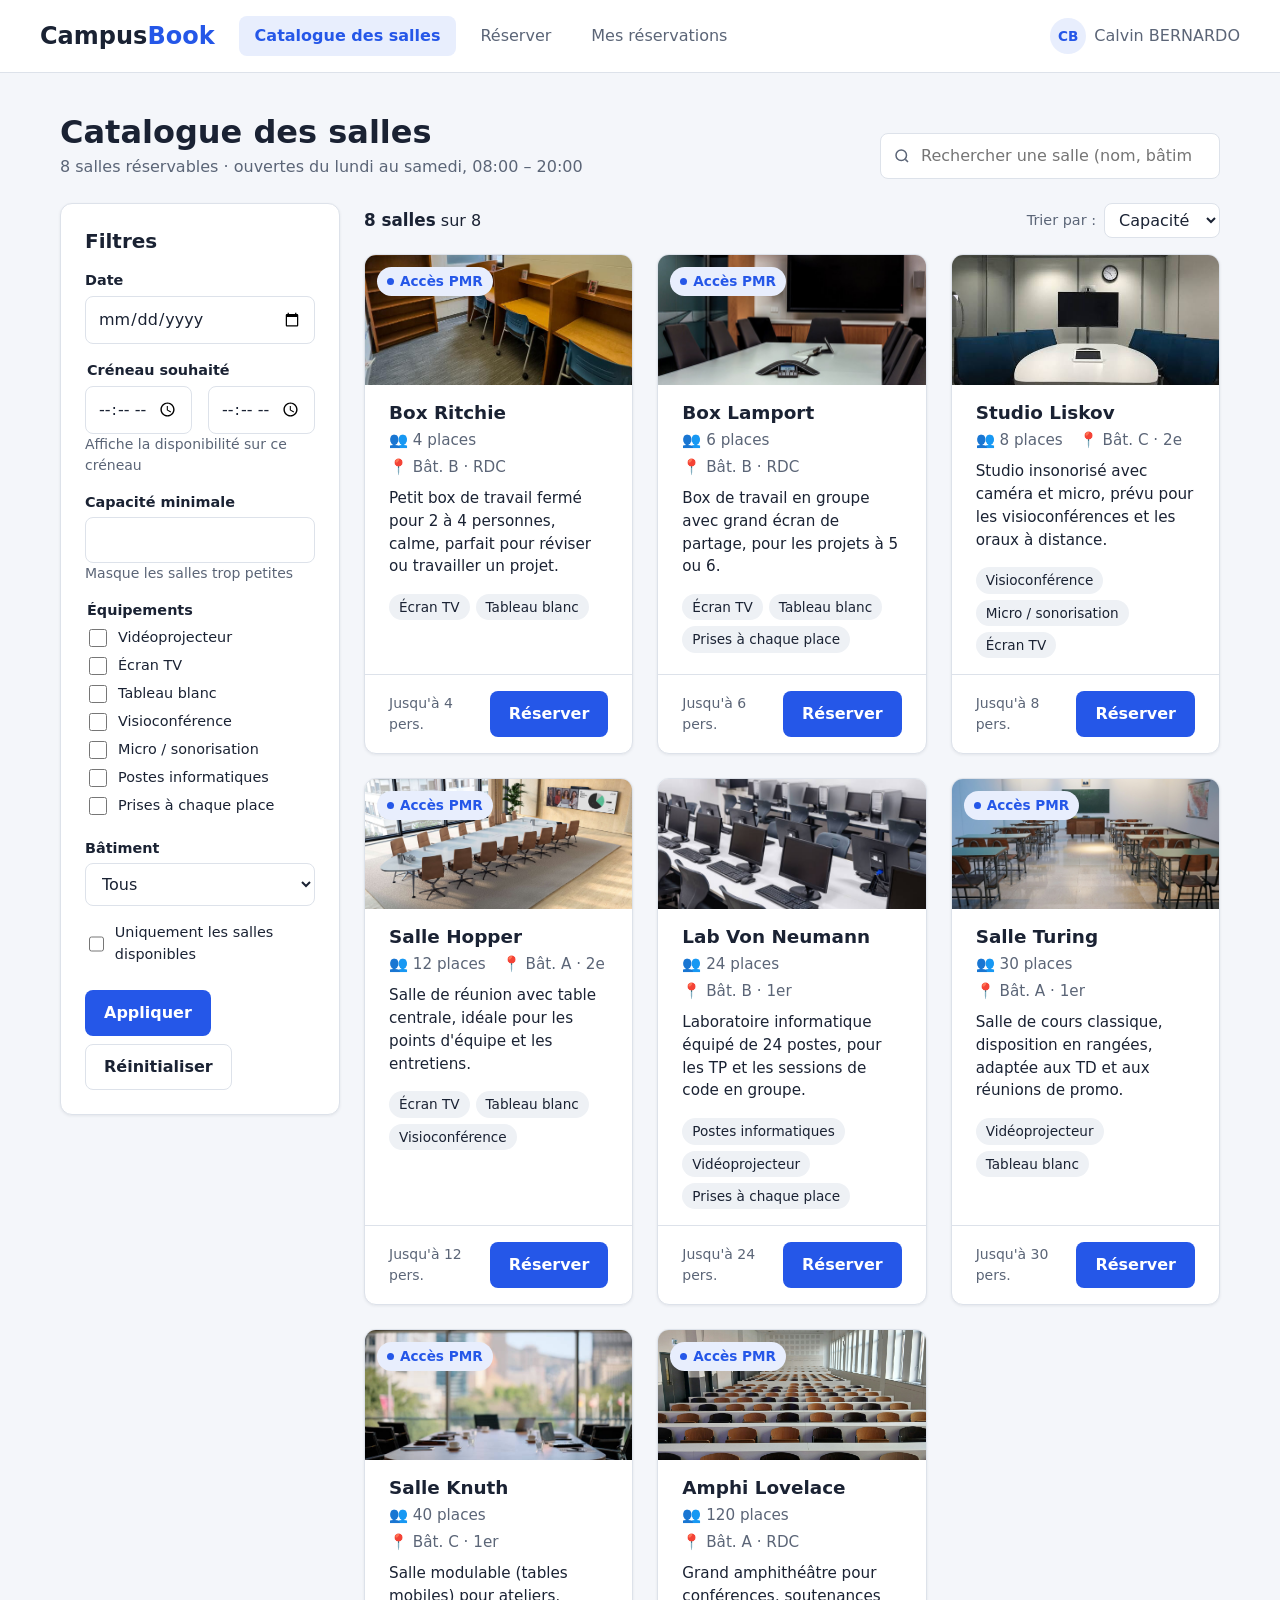
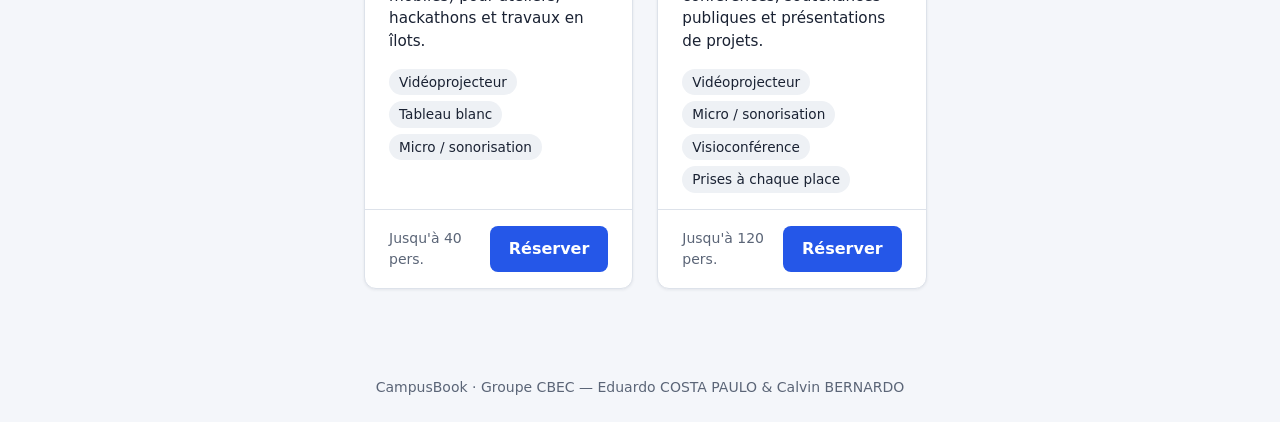
<file: index.html>
<!DOCTYPE html>
<html lang="fr">
<head>
  <meta charset="UTF-8">
  <meta name="viewport" content="width=device-width, initial-scale=1.0">
  <title>Catalogue des salles — CampusBook</title>
  <link rel="stylesheet" href="css/base.css">
  <link rel="stylesheet" href="css/layout.css">
  <link rel="stylesheet" href="css/composants.css">
  <script type="module" src="js/pages/catalogue.js"></script>
</head>
<body>

  <!-- ========== EN-TÊTE COMMUN ========== -->
  <header class="entete">
    <a href="index.html" class="logo">Campus<span>Book</span></a>
    <nav class="nav-principale" aria-label="Navigation principale">
      <ul>
        <li><a href="index.html" aria-current="page">Catalogue des salles</a></li>
        <li><a href="reservation.html">Réserver</a></li>
        <li><a href="mes-reservations.html">Mes réservations</a></li>
      </ul>
    </nav>
    <div class="utilisateur">
      <span class="avatar" aria-hidden="true">CB</span>
      <span class="utilisateur-nom">Calvin BERNARDO</span>
    </div>
  </header>

  <main class="conteneur">

    <!-- ========== TITRE + RECHERCHE ========== -->
    <div class="page-titre">
      <div>
        <h1>Catalogue des salles</h1>
        <p class="sous-titre">8 salles réservables · ouvertes du lundi au samedi, 08:00 – 20:00</p>
      </div>
      <div class="recherche">
        <label for="recherche" class="visuellement-cache">Rechercher une salle</label>
        <input type="search" id="recherche" name="recherche"
               placeholder="Rechercher une salle (nom, bâtiment)…" autocomplete="off">
      </div>
    </div>

    <div class="catalogue">

      <!-- ========== FILTRES ========== -->
      <aside class="panneau filtres" aria-labelledby="titre-filtres">
        <h2 id="titre-filtres">Filtres</h2>

        <form id="form-filtres">
          <div class="champ">
            <label for="filtre-date">Date</label>
            <input type="date" id="filtre-date" name="date">
          </div>

          <fieldset class="champ">
            <legend>Créneau souhaité</legend>
            <div class="ligne-2">
              <div>
                <label for="filtre-debut" class="visuellement-cache">Heure de début</label>
                <input type="time" id="filtre-debut" name="heureDebut"
                       min="08:00" max="20:00" step="1800">
              </div>
              <div>
                <label for="filtre-fin" class="visuellement-cache">Heure de fin</label>
                <input type="time" id="filtre-fin" name="heureFin"
                       min="08:00" max="20:00" step="1800">
              </div>
            </div>
            <p class="aide">Affiche la disponibilité sur ce créneau</p>
          </fieldset>

          <div class="champ">
            <label for="filtre-capacite">Capacité minimale</label>
            <input type="number" id="filtre-capacite" name="capaciteMin"
                   min="1" max="120" step="1" aria-describedby="aide-capacite">
            <p class="aide" id="aide-capacite">Masque les salles trop petites</p>
          </div>

          <fieldset class="champ">
            <legend>Équipements</legend>
            <!-- value = code utilisé dans SALLES[].equipements (voir js/data/salles.js) -->
            <label class="case"><input type="checkbox" name="equipements" value="projecteur"> Vidéoprojecteur</label>
            <label class="case"><input type="checkbox" name="equipements" value="ecran"> Écran TV</label>
            <label class="case"><input type="checkbox" name="equipements" value="tableau"> Tableau blanc</label>
            <label class="case"><input type="checkbox" name="equipements" value="visio"> Visioconférence</label>
            <label class="case"><input type="checkbox" name="equipements" value="micro"> Micro / sonorisation</label>
            <label class="case"><input type="checkbox" name="equipements" value="ordinateurs"> Postes informatiques</label>
            <label class="case"><input type="checkbox" name="equipements" value="prises"> Prises à chaque place</label>
          </fieldset>

          <div class="champ">
            <label for="filtre-batiment">Bâtiment</label>
            <select id="filtre-batiment" name="batiment">
              <option value="">Tous</option>
              <option value="A">Bâtiment A</option>
              <option value="B">Bâtiment B</option>
              <option value="C">Bâtiment C</option>
            </select>
          </div>

          <label class="case">
            <input type="checkbox" id="filtre-disponibles" name="disponibles">
            Uniquement les salles disponibles
          </label>

          <div class="actions">
            <button type="submit" class="btn btn-primaire">Appliquer</button>
            <button type="reset" class="btn btn-secondaire">Réinitialiser</button>
          </div>
        </form>
      </aside>

      <!-- ========== RÉSULTATS ========== -->
      <section class="resultats" aria-labelledby="resume-resultats">
        <div class="resultats-barre">
          <!-- Rempli par JS, ex. : « 10 salles (dont 1 trop petite) · jeu. 20/11, 10:00 – 12:00, 6 pers. » -->
          <p id="resume-resultats" aria-live="polite"></p>
          <div class="tri">
            <label for="tri">Trier par :</label>
            <select id="tri" name="tri">
              <option value="capacite">Capacité</option>
              <option value="nom">Nom</option>
              <option value="batiment">Bâtiment</option>
            </select>
          </div>
        </div>

        <!-- Les cartes des salles sont générées ici par afficherSalles() -->
        <div id="liste-salles" class="grille-salles"></div>

        <p id="aucun-resultat" class="etat-vide" hidden>
          Aucune salle ne correspond à vos critères. Essayez d'élargir les filtres.
        </p>

        <div class="plus">
          <button type="button" id="btn-plus" class="btn btn-secondaire" hidden>Afficher les suivantes</button>
        </div>
      </section>
    </div>
  </main>

  <footer class="pied">
    <p>CampusBook · Groupe CBEC — Eduardo COSTA PAULO &amp; Calvin BERNARDO</p>
  </footer>

  <!-- ========== MODÈLE D'UNE CARTE SALLE (cloné par JS) ========== -->
  <template id="modele-carte-salle">
    <article class="carte-salle">
      <div class="carte-image">
        <img src="" alt="" class="carte-photo">
        <!-- classes possibles : badge-dispo, badge-occupee, badge-trop-petite -->
        <span class="badge carte-statut"></span>
      </div>
      <div class="carte-corps">
        <h3 class="carte-nom"></h3>
        <p class="carte-infos">
          <span class="carte-capacite"></span>
          <span class="carte-localisation"></span>
        </p>
        <p class="carte-description"></p>
        <ul class="carte-equipements etiquettes"></ul>
      </div>
      <div class="carte-pied">
        <span class="carte-libre"></span>
        <a href="reservation.html" class="btn btn-primaire carte-bouton">Réserver</a>
      </div>
    </article>
  </template>

</body>
</html>
</file>
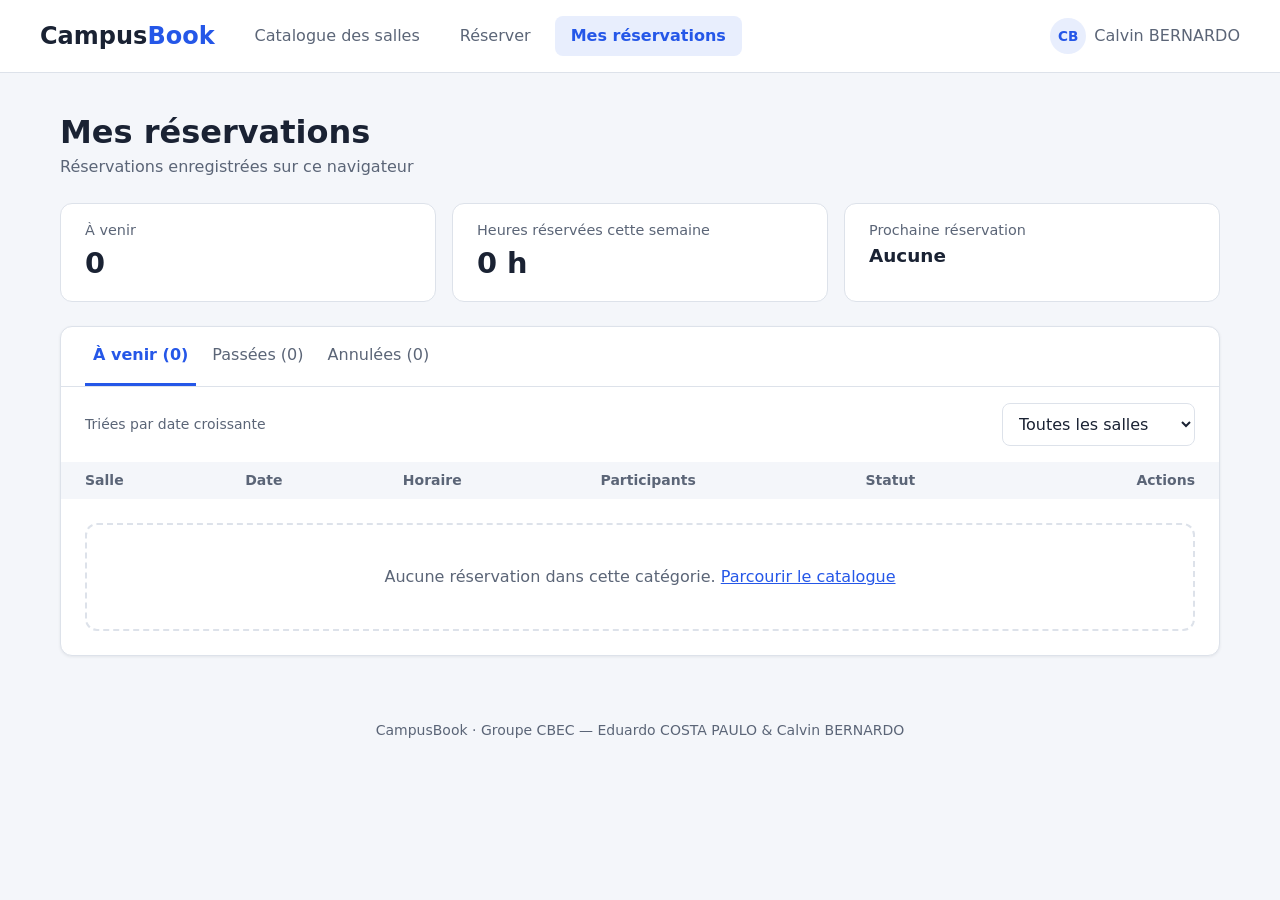
<file: mes-reservations.html>
<!DOCTYPE html>
<html lang="fr">
<head>
  <meta charset="UTF-8">
  <meta name="viewport" content="width=device-width, initial-scale=1.0">
  <title>Mes réservations — CampusBook</title>
  <link rel="stylesheet" href="css/base.css">
  <link rel="stylesheet" href="css/layout.css">
  <link rel="stylesheet" href="css/composants.css">
  <script type="module" src="js/pages/mes-reservations.js"></script>
</head>
<body>

  <!-- ========== EN-TÊTE COMMUN ========== -->
  <header class="entete">
    <a href="index.html" class="logo">Campus<span>Book</span></a>
    <nav class="nav-principale" aria-label="Navigation principale">
      <ul>
        <li><a href="index.html">Catalogue des salles</a></li>
        <li><a href="reservation.html">Réserver</a></li>
        <li><a href="mes-reservations.html" aria-current="page">Mes réservations</a></li>
      </ul>
    </nav>
    <div class="utilisateur">
      <span class="avatar" aria-hidden="true">CB</span>
      <span class="utilisateur-nom">Calvin BERNARDO</span>
    </div>
  </header>

  <main class="conteneur">

    <h1>Mes réservations</h1>
    <p class="sous-titre">Réservations enregistrées sur ce navigateur</p>

    <!-- Message après annulation (rempli par confirmerAnnulation()) -->
    <div id="message-annulation" class="alerte alerte-succes" role="status" hidden></div>

    <!-- ========== RÉSUMÉ CHIFFRÉ ========== -->
    <section class="compteurs" aria-label="Résumé">
      <div class="compteur">
        <p class="compteur-libelle">À venir</p>
        <p class="compteur-valeur" id="compteur-a-venir">0</p>
      </div>
      <div class="compteur">
        <p class="compteur-libelle">Heures réservées cette semaine</p>
        <p class="compteur-valeur" id="compteur-heures">0 h</p>
      </div>
      <div class="compteur">
        <p class="compteur-libelle">Prochaine réservation</p>
        <p class="compteur-valeur compteur-texte" id="compteur-prochaine">Aucune</p>
      </div>
    </section>

    <!-- ========== ONGLETS + TABLEAU ========== -->
    <section class="panneau panneau-tableau">

      <div class="onglets" role="tablist" aria-label="Filtrer les réservations">
        <button type="button" role="tab" id="onglet-a-venir" data-onglet="a-venir"
                aria-selected="true" aria-controls="panneau-reservations">
          À venir (<span id="nb-a-venir">0</span>)
        </button>
        <button type="button" role="tab" id="onglet-passees" data-onglet="passees"
                aria-selected="false" aria-controls="panneau-reservations" tabindex="-1">
          Passées (<span id="nb-passees">0</span>)
        </button>
        <button type="button" role="tab" id="onglet-annulees" data-onglet="annulees"
                aria-selected="false" aria-controls="panneau-reservations" tabindex="-1">
          Annulées (<span id="nb-annulees">0</span>)
        </button>
      </div>

      <div id="panneau-reservations" role="tabpanel" aria-labelledby="onglet-a-venir">
        <div class="tableau-barre">
          <p class="aide">Triées par date croissante</p>
          <div>
            <label for="filtre-salle" class="visuellement-cache">Filtrer par salle</label>
            <select id="filtre-salle" name="filtreSalle">
              <option value="">Toutes les salles</option>
              <!-- Options générées par JS à partir de SALLES -->
            </select>
          </div>
        </div>

        <table class="tableau">
          <thead>
            <tr>
              <th scope="col">Salle</th>
              <th scope="col">Date</th>
              <th scope="col">Horaire</th>
              <th scope="col">Participants</th>
              <th scope="col">Statut</th>
              <th scope="col" class="col-actions">Actions</th>
            </tr>
          </thead>
          <!-- Lignes générées par afficherReservations(onglet) -->
          <tbody id="corps-reservations"></tbody>
        </table>

        <p id="aucune-reservation" class="etat-vide" hidden>
          Aucune réservation dans cette catégorie.
          <a href="index.html">Parcourir le catalogue</a>
        </p>
      </div>
    </section>
  </main>

  <footer class="pied">
    <p>CampusBook · Groupe CBEC — Eduardo COSTA PAULO &amp; Calvin BERNARDO</p>
  </footer>

  <!-- ========== MODALE : CONFIRMATION D'ANNULATION ========== -->
  <dialog id="modale-annulation" class="modale" aria-labelledby="modale-annulation-titre">
    <h2 id="modale-annulation-titre">Annuler cette réservation ?</h2>
    <p id="modale-annulation-texte"></p>
    <p>Le créneau sera libéré immédiatement et pourra être réservé par d'autres étudiants. Cette action est définitive.</p>
    <form method="dialog" class="actions actions-droite">
      <button type="submit" value="garder" class="btn btn-secondaire" autofocus>Garder</button>
      <button type="submit" value="confirmer" class="btn btn-danger">Oui, annuler</button>
    </form>
  </dialog>

  <!-- ========== MODALE : DÉTAILS D'UNE RÉSERVATION ========== -->
  <dialog id="modale-details" class="modale" aria-labelledby="modale-details-titre">
    <h2 id="modale-details-titre">Détails de la réservation</h2>
    <dl class="fiche-details">
      <dt>Salle</dt>        <dd id="details-salle"></dd>
      <dt>Date</dt>         <dd id="details-date"></dd>
      <dt>Horaire</dt>      <dd id="details-horaire"></dd>
      <dt>Participants</dt> <dd id="details-participants"></dd>
      <dt>Motif</dt>        <dd id="details-motif"></dd>
      <dt>Demandeur</dt>    <dd id="details-demandeur"></dd>
      <dt>Statut</dt>       <dd id="details-statut"></dd>
    </dl>
    <form method="dialog" class="actions actions-droite">
      <button type="submit" class="btn btn-secondaire">Fermer</button>
    </form>
  </dialog>

  <!-- ========== MODÈLE D'UNE LIGNE DU TABLEAU (cloné par JS) ========== -->
  <template id="modele-ligne-reservation">
    <tr>
      <td>
        <strong class="ligne-salle"></strong>
        <span class="ligne-sous-titre aide"></span>
      </td>
      <td class="ligne-date"></td>
      <td>
        <span class="ligne-horaire"></span>
        <span class="ligne-duree aide"></span>
      </td>
      <td class="ligne-participants"></td>
      <!-- classes possibles : badge-confirmee, badge-annulee -->
      <td><span class="badge ligne-statut"></span></td>
      <td class="col-actions ligne-actions">
        <button type="button" class="btn btn-secondaire btn-petit btn-details">Détails</button>
        <button type="button" class="btn btn-danger-contour btn-petit btn-annuler">Annuler</button>
        <a href="reservation.html" class="btn btn-secondaire btn-petit btn-reserver-nouveau" hidden>Réserver à nouveau</a>
      </td>
    </tr>
  </template>

</body>
</html>
</file>
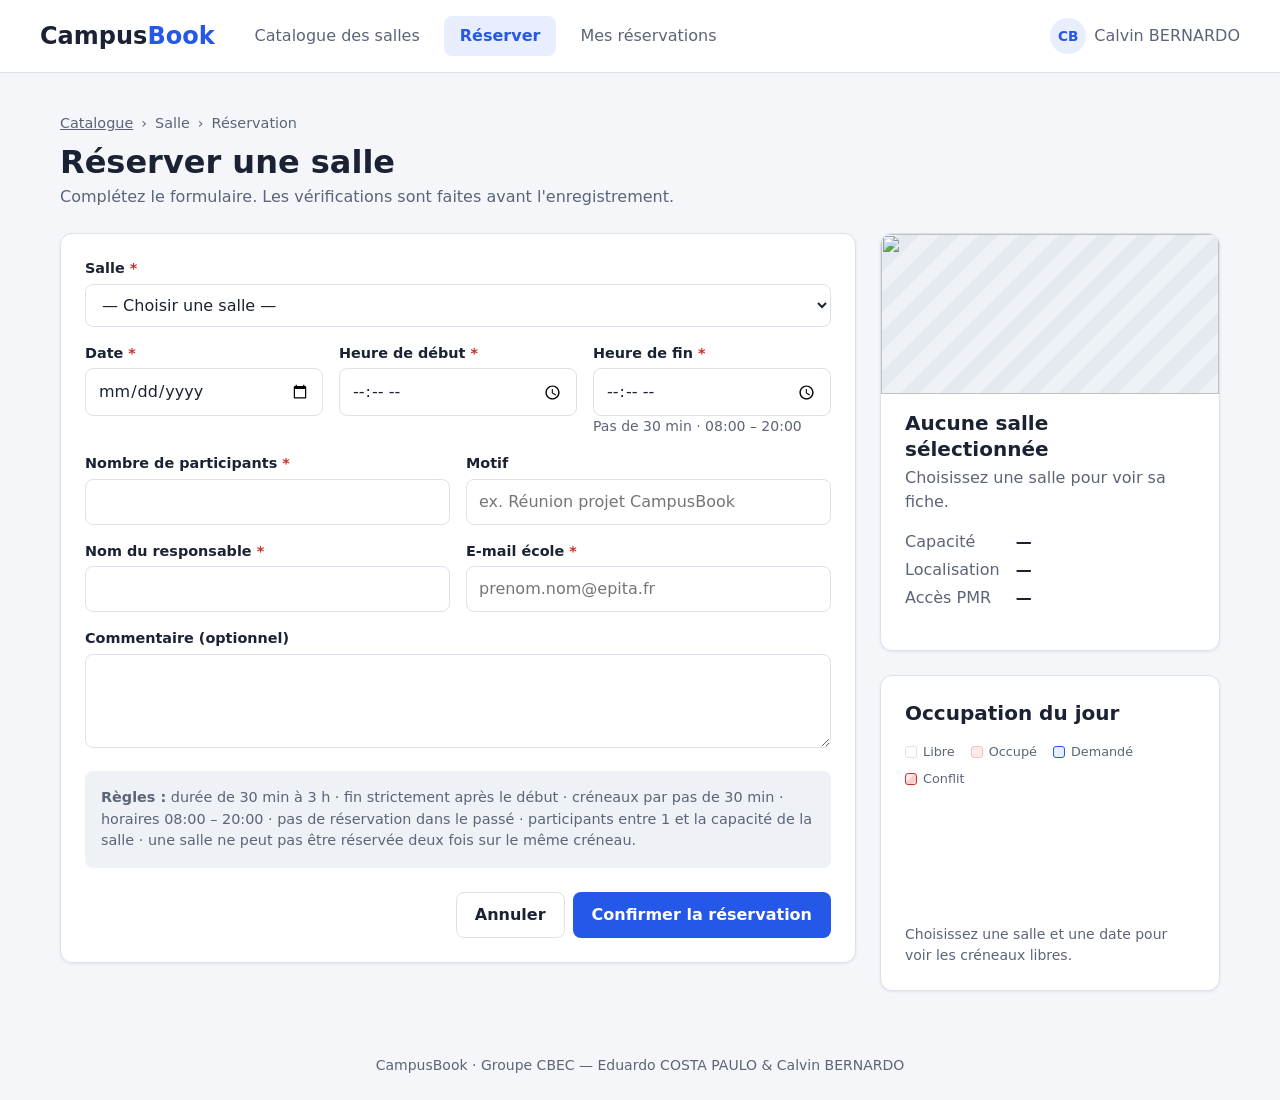
<file: reservation.html>
<!DOCTYPE html>
<html lang="fr">
<head>
  <meta charset="UTF-8">
  <meta name="viewport" content="width=device-width, initial-scale=1.0">
  <title>Réserver une salle — CampusBook</title>
  <link rel="stylesheet" href="css/base.css">
  <link rel="stylesheet" href="css/layout.css">
  <link rel="stylesheet" href="css/composants.css">
  <script type="module" src="js/pages/reservation.js"></script>
</head>
<body>

  <!-- ========== EN-TÊTE COMMUN ========== -->
  <header class="entete">
    <a href="index.html" class="logo">Campus<span>Book</span></a>
    <nav class="nav-principale" aria-label="Navigation principale">
      <ul>
        <li><a href="index.html">Catalogue des salles</a></li>
        <li><a href="reservation.html" aria-current="page">Réserver</a></li>
        <li><a href="mes-reservations.html">Mes réservations</a></li>
      </ul>
    </nav>
    <div class="utilisateur">
      <span class="avatar" aria-hidden="true">CB</span>
      <span class="utilisateur-nom">Calvin BERNARDO</span>
    </div>
  </header>

  <main class="conteneur">

    <!-- ========== FIL D'ARIANE + TITRE ========== -->
    <nav class="fil-ariane" aria-label="Fil d'Ariane">
      <ol>
        <li><a href="index.html">Catalogue</a></li>
        <li id="ariane-salle">Salle</li>
        <li aria-current="page">Réservation</li>
      </ol>
    </nav>

    <h1 id="titre-reservation">Réserver une salle</h1>
    <p class="sous-titre">Complétez le formulaire. Les vérifications sont faites avant l'enregistrement.</p>

    <div class="reservation">

      <!-- ========== FORMULAIRE ========== -->
      <section class="panneau" aria-label="Formulaire de réservation">

        <!-- Récapitulatif des erreurs (affiché par afficherErreurs()) -->
        <div id="recap-erreurs" class="alerte alerte-erreur" role="alert" tabindex="-1" hidden>
          <p class="alerte-titre" id="recap-titre">La réservation n'a pas pu être enregistrée</p>
          <ul id="recap-liste"></ul>
        </div>

        <!-- Message de succès (affiché après creerReservation()) -->
        <div id="message-succes" class="alerte alerte-succes" role="status" hidden></div>

        <form id="form-reservation" novalidate>

          <!-- Salle : pré-remplie depuis l'URL (?salle=S03), sinon choisie ici -->
          <div class="champ">
            <label for="salle">Salle <span class="obligatoire" aria-hidden="true">*</span></label>
            <select id="salle" name="salleId" required aria-describedby="erreur-salle">
              <option value="">— Choisir une salle —</option>
              <!-- Options générées par JS à partir de SALLES -->
            </select>
            <p class="erreur-champ" id="erreur-salle"></p>
          </div>

          <div class="ligne-3">
            <div class="champ">
              <label for="date">Date <span class="obligatoire" aria-hidden="true">*</span></label>
              <input type="date" id="date" name="date" required aria-describedby="erreur-date">
              <p class="erreur-champ" id="erreur-date"></p>
            </div>
            <div class="champ">
              <label for="heure-debut">Heure de début <span class="obligatoire" aria-hidden="true">*</span></label>
              <input type="time" id="heure-debut" name="heureDebut" required
                     min="08:00" max="19:30" step="1800" aria-describedby="erreur-heure-debut">
              <p class="erreur-champ" id="erreur-heure-debut"></p>
            </div>
            <div class="champ">
              <label for="heure-fin">Heure de fin <span class="obligatoire" aria-hidden="true">*</span></label>
              <input type="time" id="heure-fin" name="heureFin" required
                     min="08:30" max="20:00" step="1800" aria-describedby="aide-horaires erreur-heure-fin">
              <p class="aide" id="aide-horaires">Pas de 30 min · 08:00 – 20:00</p>
              <p class="erreur-champ" id="erreur-heure-fin"></p>
            </div>
          </div>

          <div class="ligne-2">
            <div class="champ">
              <label for="participants">Nombre de participants <span class="obligatoire" aria-hidden="true">*</span></label>
              <input type="number" id="participants" name="nbParticipants" required
                     min="1" step="1" aria-describedby="erreur-participants">
              <p class="erreur-champ" id="erreur-participants"></p>
            </div>
            <div class="champ">
              <label for="motif">Motif</label>
              <input type="text" id="motif" name="motif" maxlength="80"
                     placeholder="ex. Réunion projet CampusBook">
            </div>
          </div>

          <div class="ligne-2">
            <div class="champ">
              <label for="nom">Nom du responsable <span class="obligatoire" aria-hidden="true">*</span></label>
              <input type="text" id="nom" name="nom" required autocomplete="name"
                     aria-describedby="erreur-nom">
              <p class="erreur-champ" id="erreur-nom"></p>
            </div>
            <div class="champ">
              <label for="email">E-mail école <span class="obligatoire" aria-hidden="true">*</span></label>
              <input type="email" id="email" name="email" required autocomplete="email"
                     placeholder="prenom.nom@epita.fr" aria-describedby="erreur-email">
              <p class="erreur-champ" id="erreur-email"></p>
            </div>
          </div>

          <div class="champ">
            <label for="commentaire">Commentaire (optionnel)</label>
            <textarea id="commentaire" name="commentaire" rows="3" maxlength="300"></textarea>
          </div>

          <p class="regles">
            <strong>Règles :</strong> durée de 30 min à 3 h · fin strictement après le début ·
            créneaux par pas de 30 min · horaires 08:00 – 20:00 · pas de réservation dans le passé ·
            participants entre 1 et la capacité de la salle · une salle ne peut pas être réservée deux fois sur le même créneau.
          </p>

          <div class="actions actions-droite">
            <a href="index.html" class="btn btn-secondaire">Annuler</a>
            <button type="submit" class="btn btn-primaire">Confirmer la réservation</button>
          </div>
        </form>
      </section>

      <!-- ========== COLONNE DE DROITE ========== -->
      <aside class="colonne-infos">

        <!-- Fiche de la salle (remplie par JS selon la salle choisie) -->
        <section id="fiche-salle" class="panneau fiche-salle" aria-labelledby="fiche-nom">
          <img id="fiche-photo" src="" alt="" class="fiche-photo">
          <h2 id="fiche-nom">Aucune salle sélectionnée</h2>
          <p id="fiche-description">Choisissez une salle pour voir sa fiche.</p>
          <dl class="fiche-details">
            <dt>Capacité</dt>     <dd id="fiche-capacite">—</dd>
            <dt>Localisation</dt> <dd id="fiche-localisation">—</dd>
            <dt>Accès PMR</dt>    <dd id="fiche-pmr">—</dd>
          </dl>
          <ul id="fiche-equipements" class="etiquettes"></ul>
        </section>

        <!-- Planning du jour (rempli par afficherPlanning()) -->
        <section id="planning" class="panneau planning" aria-labelledby="planning-titre">
          <h2 id="planning-titre">Occupation du jour</h2>
          <ul class="planning-legende" aria-hidden="true">
            <li><span class="pastille"></span> Libre</li>
            <li><span class="pastille pastille-occupe"></span> Occupé</li>
            <li><span class="pastille pastille-demande"></span> Demandé</li>
            <li><span class="pastille pastille-conflit"></span> Conflit</li>
          </ul>
          <div id="planning-grille" class="planning-grille"></div>
          <p id="prochain-creneau" class="aide"></p>
        </section>
      </aside>
    </div>
  </main>

  <footer class="pied">
    <p>CampusBook · Groupe CBEC — Eduardo COSTA PAULO &amp; Calvin BERNARDO</p>
  </footer>

</body>
</html>
</file>
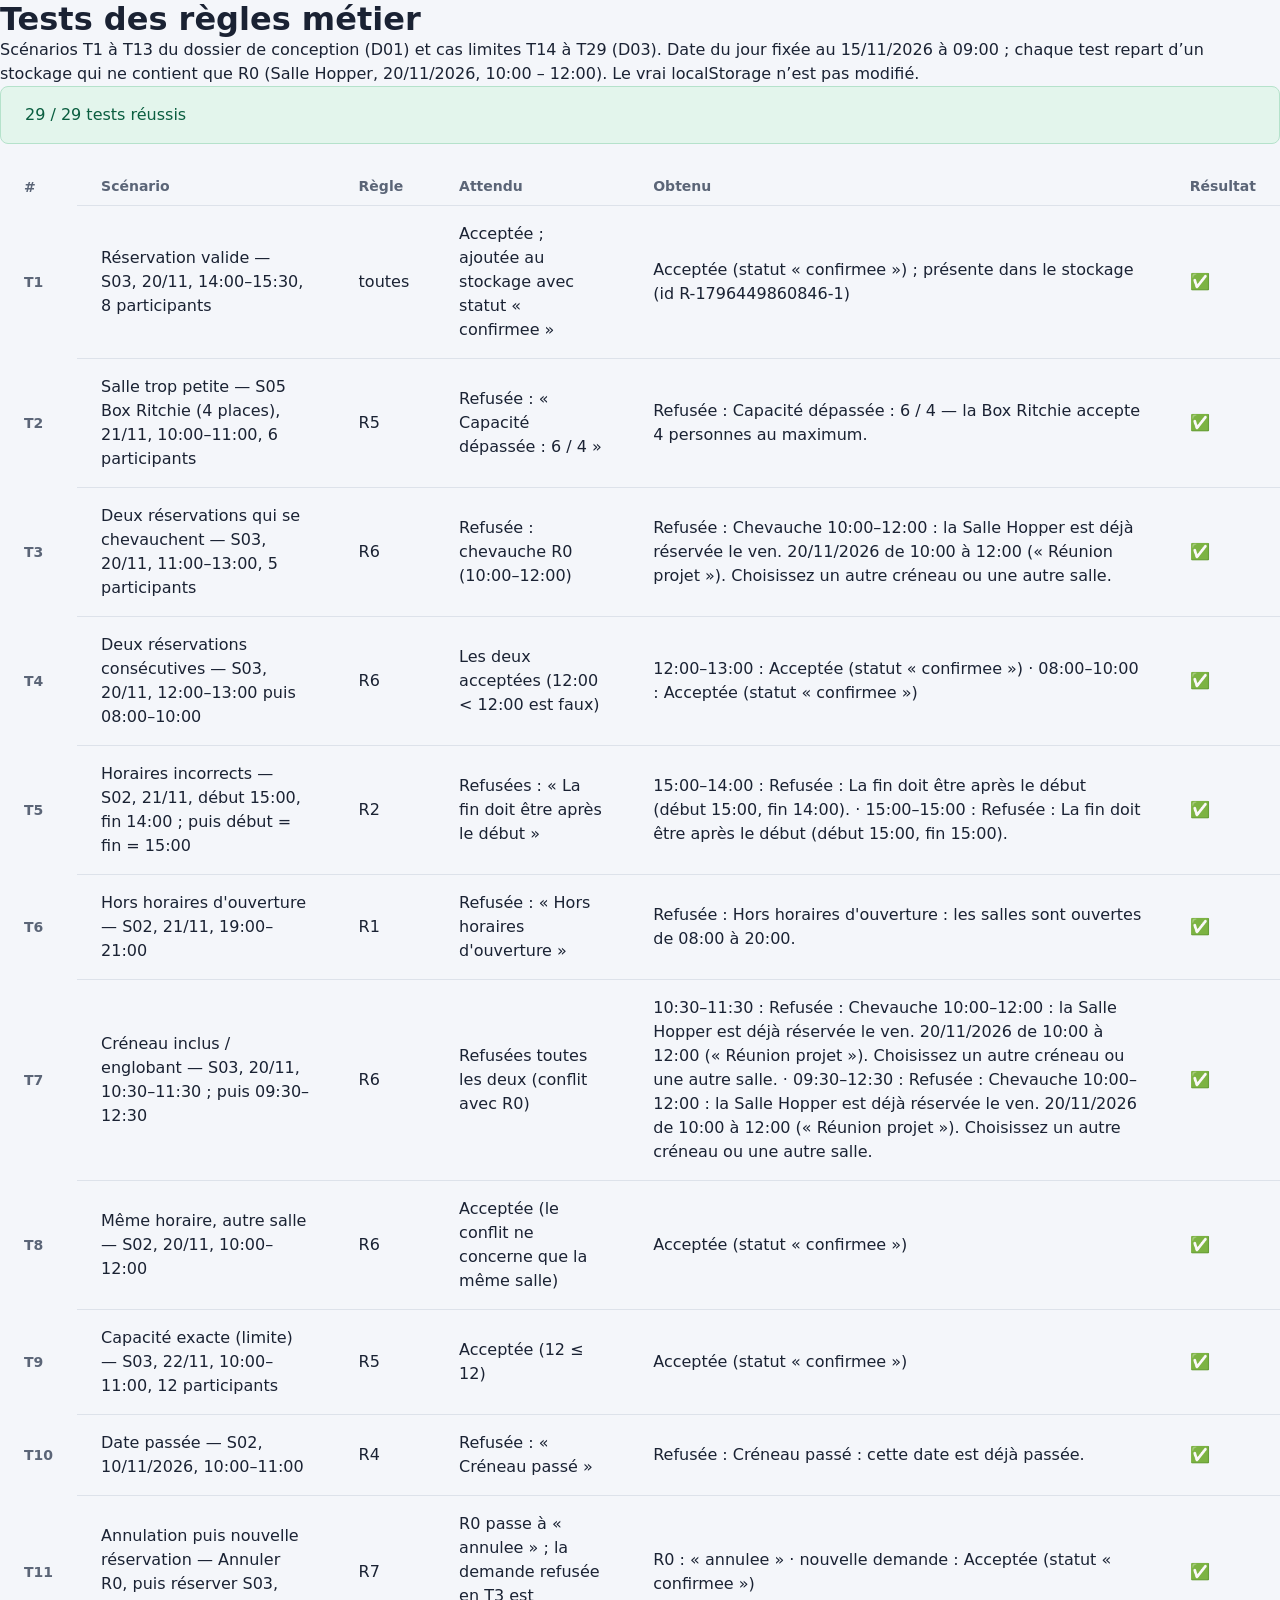
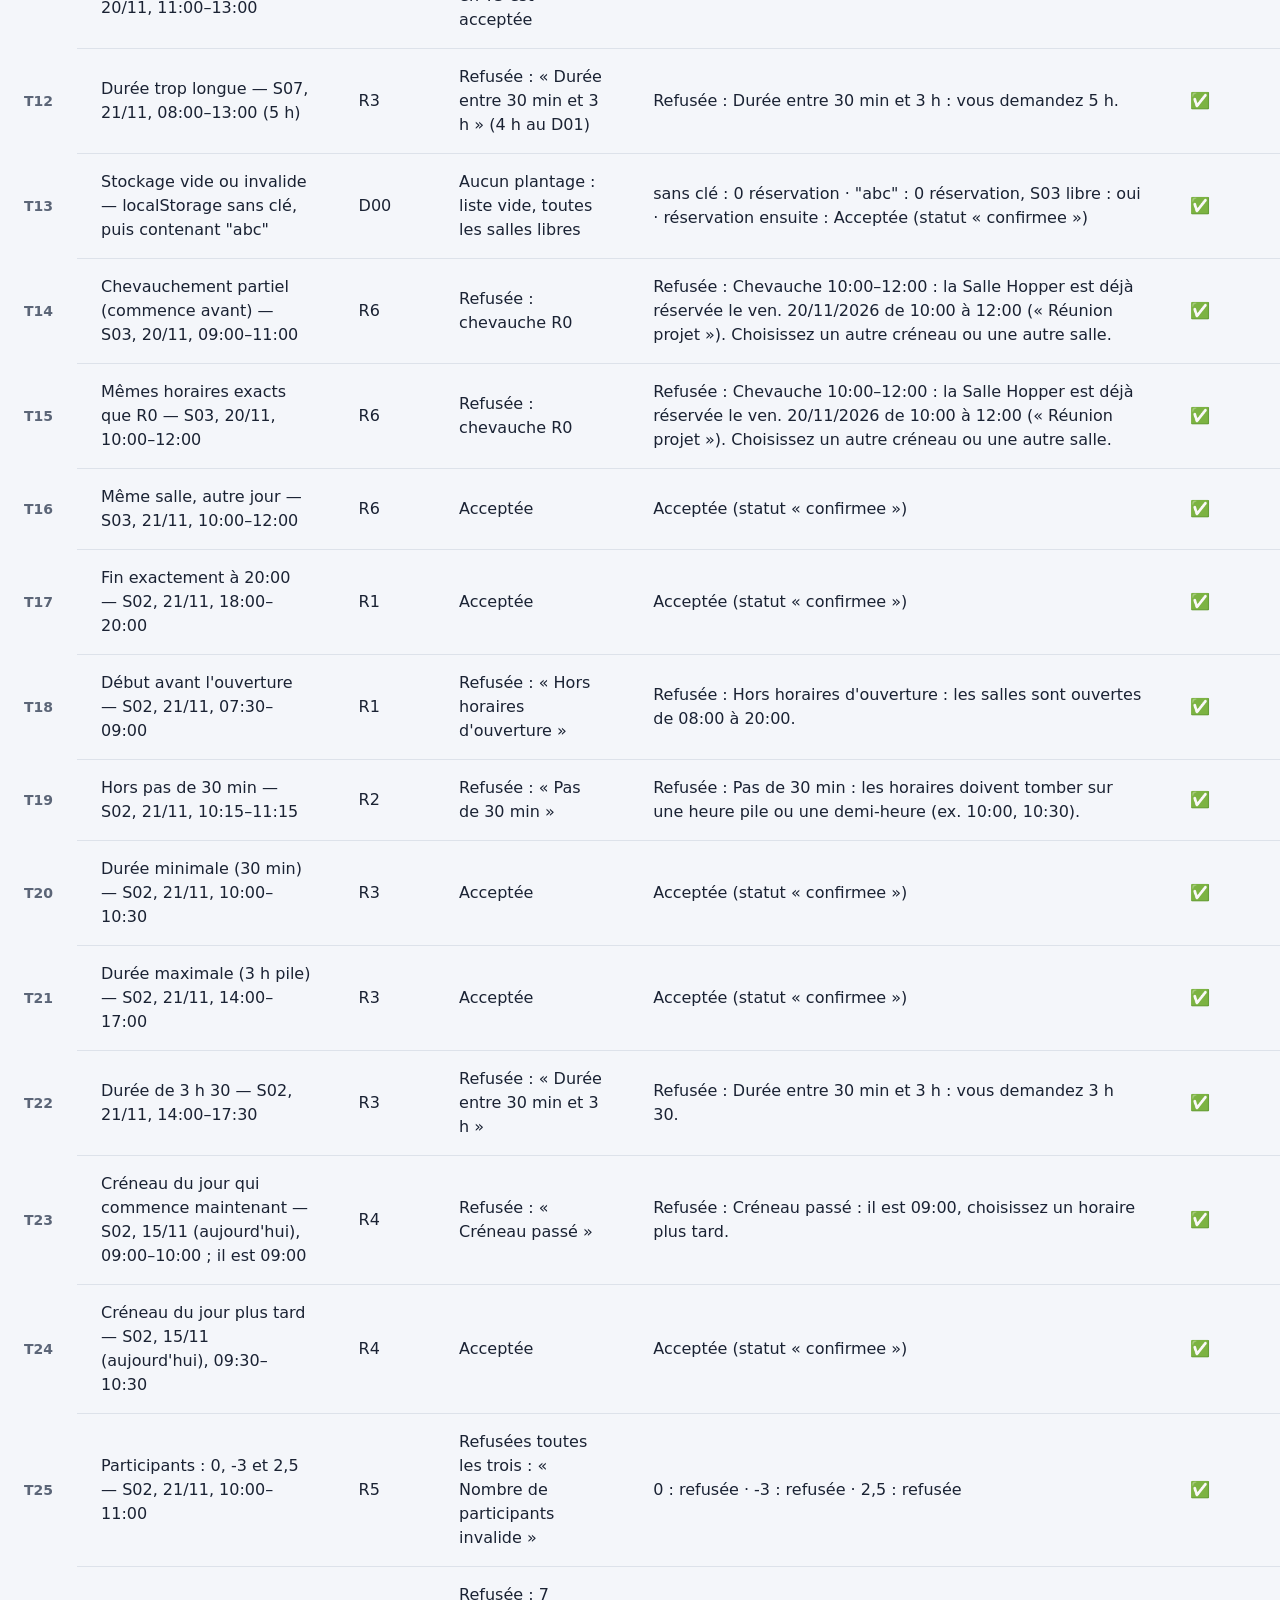
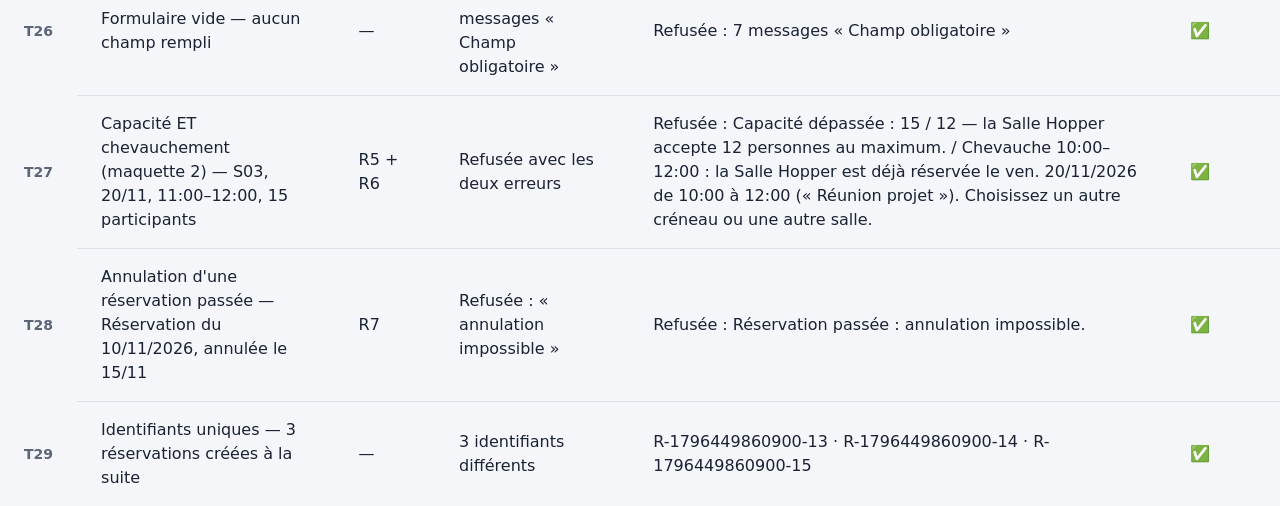
<file: tests/tests.html>
<!DOCTYPE html>
<html lang="fr">
<head>
  <meta charset="UTF-8">
  <meta name="viewport" content="width=device-width, initial-scale=1.0">
  <title>Tests — CampusBook</title>
  <link rel="stylesheet" href="../css/base.css">
  <link rel="stylesheet" href="../css/composants.css">
  <script type="module" src="reservations.test.js"></script>
</head>
<body>
  <main class="conteneur">
    <h1>Tests des règles métier</h1>
    <p class="sous-titre">Scénarios T1 à T13 du dossier de conception (D01) et cas limites T14 à T29 (D03). Date du jour fixée au 15/11/2026 à 09:00 ; chaque test repart d’un stockage qui ne contient que R0 (Salle Hopper, 20/11/2026, 10:00 – 12:00). Le vrai localStorage n’est pas modifié.</p>

    <!-- Résumé, ex. : « 13 / 13 tests réussis » -->
    <p id="resume-tests" class="alerte" aria-live="polite">Exécution des tests…</p>

    <table class="tableau">
      <thead>
        <tr>
          <th scope="col">#</th>
          <th scope="col">Scénario</th>
          <th scope="col">Règle</th>
          <th scope="col">Attendu</th>
          <th scope="col">Obtenu</th>
          <th scope="col">Résultat</th>
        </tr>
      </thead>
      <!-- Une ligne par scénario, ✅ ou ❌, générée par reservations.test.js -->
      <tbody id="resultats-tests"></tbody>
    </table>
  </main>
</body>
</html>
</file>
<file: css/base.css>
/* ==========================================================
   CampusBook — base.css
   Variables (couleurs, espacements), reset, typographie
   ========================================================== */

:root {
  /* Couleurs */
  --bleu: #2557e8;
  --bleu-fonce: #1b44bd;
  --bleu-clair: #e8eefd;
  --texte: #1a2233;
  --texte-doux: #5b6577;
  --fond: #f4f6fa;
  --blanc: #ffffff;
  --bordure: #dde2ea;
  --vert: #11845b;
  --vert-clair: #e3f5ec;
  --rouge: #c8312b;
  --rouge-clair: #fdebea;
  --gris-clair: #eef1f5;

  /* Espacements et formes */
  --espace-xs: 4px;
  --espace-s: 8px;
  --espace-m: 16px;
  --espace-l: 24px;
  --espace-xl: 40px;
  --arrondi: 12px;
  --arrondi-petit: 8px;
  --ombre: 0 1px 3px rgba(26, 34, 51, 0.08);
  --ombre-forte: 0 8px 24px rgba(26, 34, 51, 0.12);

  /* Typographie */
  --police: "Inter", "Segoe UI", system-ui, -apple-system, Roboto, Arial, sans-serif;
}

/* ---------- Reset ---------- */
*,
*::before,
*::after {
  box-sizing: border-box;
}

body,
h1, h2, h3,
p, ul, ol, dl, dd,
fieldset {
  margin: 0;
  padding: 0;
}

fieldset {
  border: none;
  min-width: 0;
}

ul,
ol {
  list-style: none;
}

img {
  display: block;
  max-width: 100%;
}

button,
input,
select,
textarea {
  font: inherit;
  color: inherit;
}

/* ---------- Typographie ---------- */
body {
  font-family: var(--police);
  font-size: 16px;
  line-height: 1.5;
  color: var(--texte);
  background-color: var(--fond);
}

h1 {
  font-size: 2rem;
  line-height: 1.2;
}

h2 {
  font-size: 1.25rem;
  line-height: 1.3;
}

h3 {
  font-size: 1.15rem;
  line-height: 1.3;
}

a {
  color: var(--bleu);
}

/* Texte lu par les lecteurs d'écran mais invisible à l'écran */
.visuellement-cache {
  position: absolute;
  width: 1px;
  height: 1px;
  overflow: hidden;
  clip: rect(0 0 0 0);
  white-space: nowrap;
}

/* Contour visible au clavier */
:focus-visible {
  outline: 3px solid var(--bleu);
  outline-offset: 2px;
}

[hidden] {
  display: none !important;
}
</file>
<file: css/layout.css>
/* ==========================================================
   CampusBook — layout.css
   En-tête, navigation, grilles des pages, responsive
   ========================================================== */

/* ---------- En-tête ---------- */
.entete {
  display: flex;
  align-items: center;
  gap: var(--espace-l);
  padding: var(--espace-m) var(--espace-xl);
  background-color: var(--blanc);
  border-bottom: 1px solid var(--bordure);
}

.logo {
  font-size: 1.5rem;
  font-weight: 800;
  color: var(--texte);
  text-decoration: none;
}

.logo span {
  color: var(--bleu);
}

.nav-principale ul {
  display: flex;
  gap: var(--espace-s);
}

.nav-principale a {
  display: block;
  padding: var(--espace-s) var(--espace-m);
  border-radius: var(--arrondi-petit);
  color: var(--texte-doux);
  font-weight: 500;
  text-decoration: none;
}

.nav-principale a:hover {
  background-color: var(--gris-clair);
  color: var(--texte);
}

/* Lien de la page en cours */
.nav-principale a[aria-current="page"] {
  background-color: var(--bleu-clair);
  color: var(--bleu);
  font-weight: 600;
}

.utilisateur {
  display: flex;
  align-items: center;
  gap: var(--espace-s);
  margin-left: auto;
  color: var(--texte-doux);
}

.avatar {
  display: grid;
  place-items: center;
  width: 36px;
  height: 36px;
  border-radius: 50%;
  background-color: var(--bleu-clair);
  color: var(--bleu);
  font-size: 0.85rem;
  font-weight: 700;
}

/* ---------- Contenu ---------- */
.conteneur {
  max-width: 1240px;
  margin: 0 auto;
  padding: var(--espace-xl);
}

.page-titre {
  display: flex;
  flex-wrap: wrap;
  align-items: flex-end;
  justify-content: space-between;
  gap: var(--espace-m);
  margin-bottom: var(--espace-l);
}

.sous-titre {
  margin-top: var(--espace-xs);
  margin-bottom: var(--espace-l);
  color: var(--texte-doux);
}

.page-titre .sous-titre {
  margin-bottom: 0;
}

/* Page 1 : filtres à gauche, résultats à droite */
.catalogue {
  display: grid;
  grid-template-columns: 280px 1fr;
  gap: var(--espace-l);
  align-items: start;
}

.resultats-barre {
  display: flex;
  flex-wrap: wrap;
  align-items: center;
  justify-content: space-between;
  gap: var(--espace-s);
  margin-bottom: var(--espace-m);
}

.grille-salles {
  display: grid;
  grid-template-columns: repeat(auto-fill, minmax(260px, 1fr));
  gap: var(--espace-l);
}

/* Page 2 : formulaire à gauche, fiche + planning à droite */
.reservation {
  display: grid;
  grid-template-columns: 1fr 340px;
  gap: var(--espace-l);
  align-items: start;
}

.colonne-infos {
  display: flex;
  flex-direction: column;
  gap: var(--espace-l);
}

/* Page 3 : compteurs */
.compteurs {
  display: grid;
  grid-template-columns: repeat(3, 1fr);
  gap: var(--espace-m);
  margin-bottom: var(--espace-l);
}

/* Grilles de champs dans les formulaires */
.ligne-2,
.ligne-3 {
  display: grid;
  gap: var(--espace-m);
}

.ligne-2 {
  grid-template-columns: 1fr 1fr;
}

/* Empêche les champs (date, heure) de déborder de leur colonne */
.ligne-2 > *,
.ligne-3 > * {
  min-width: 0;
}

.ligne-3 {
  grid-template-columns: repeat(3, 1fr);
}

/* ---------- Pied de page ---------- */
.pied {
  padding: var(--espace-l) var(--espace-xl);
  color: var(--texte-doux);
  font-size: 0.875rem;
  text-align: center;
}

/* ==========================================================
   Responsive
   ========================================================== */

/* Tablettes */
@media (max-width: 960px) {
  .entete {
    flex-wrap: wrap;
    padding: var(--espace-m) var(--espace-l);
    gap: var(--espace-m);
  }

  .nav-principale {
    order: 3;
    width: 100%;
  }

  .conteneur {
    padding: var(--espace-l);
  }

  .catalogue,
  .reservation {
    grid-template-columns: 1fr;
  }

  .ligne-3 {
    grid-template-columns: 1fr 1fr;
  }
}

/* Smartphones */
@media (max-width: 600px) {
  .entete {
    padding: var(--espace-m);
  }

  .utilisateur-nom {
    display: none;
  }

  .nav-principale ul {
    flex-wrap: wrap;
    gap: var(--espace-xs);
  }

  .nav-principale a {
    padding: var(--espace-s) var(--espace-s);
    white-space: nowrap;
    font-size: 0.9rem;
  }

  .conteneur {
    padding: var(--espace-m);
  }

  h1 {
    font-size: 1.6rem;
  }

  .recherche,
  .recherche input {
    width: 100%;
  }

  .compteurs,
  .ligne-3 {
    grid-template-columns: 1fr;
  }

  /* Les deux heures du filtre restent côte à côte, les autres champs s'empilent */
  .reservation .ligne-2 {
    grid-template-columns: 1fr;
  }
}
</file>
<file: css/composants.css>
/* ==========================================================
   CampusBook — composants.css
   Panneaux, boutons, formulaires, cartes, badges, alertes,
   tableau, onglets, modale
   ========================================================== */

/* ---------- Panneau (bloc blanc) ---------- */
.panneau {
  padding: var(--espace-l);
  background-color: var(--blanc);
  border: 1px solid var(--bordure);
  border-radius: var(--arrondi);
  box-shadow: var(--ombre);
}

/* ---------- Boutons ---------- */
.btn {
  display: inline-flex;
  align-items: center;
  justify-content: center;
  padding: 10px 18px;
  border: 1px solid transparent;
  border-radius: var(--arrondi-petit);
  font-weight: 600;
  text-decoration: none;
  cursor: pointer;
  transition: background-color 0.15s, border-color 0.15s;
}

.btn-primaire {
  background-color: var(--bleu);
  color: var(--blanc);
}

.btn-primaire:hover {
  background-color: var(--bleu-fonce);
}

.btn-secondaire {
  background-color: var(--blanc);
  border-color: var(--bordure);
  color: var(--texte);
}

.btn-secondaire:hover {
  background-color: var(--gris-clair);
}

.btn-danger {
  background-color: var(--rouge);
  color: var(--blanc);
}

.btn-danger-contour {
  background-color: var(--blanc);
  border-color: #f0b9b6;
  color: var(--rouge);
}

.btn-petit {
  padding: 6px 12px;
  font-size: 0.875rem;
}

.btn:disabled,
.btn[aria-disabled="true"] {
  background-color: var(--gris-clair);
  border-color: var(--gris-clair);
  color: #9aa3b2;
  cursor: not-allowed;
  pointer-events: none;
}

.actions {
  display: flex;
  flex-wrap: wrap;
  gap: var(--espace-s);
  margin-top: var(--espace-l);
}

.actions-droite {
  justify-content: flex-end;
}

/* ---------- Champs de formulaire ---------- */
.champ {
  margin-bottom: var(--espace-m);
}

label,
legend {
  display: block;
  margin-bottom: var(--espace-xs);
  font-size: 0.9rem;
  font-weight: 600;
}

input[type="text"],
input[type="email"],
input[type="search"],
input[type="number"],
input[type="date"],
input[type="time"],
select,
textarea {
  width: 100%;
  min-width: 0;
  padding: 10px 12px;
  background-color: var(--blanc);
  border: 1px solid var(--bordure);
  border-radius: var(--arrondi-petit);
}

input:focus,
select:focus,
textarea:focus {
  border-color: var(--bleu);
  outline: 3px solid var(--bleu-clair);
}

/* Champ en erreur (classe ajoutée par JS) */
.champ-erreur {
  border-color: var(--rouge) !important;
  background-color: var(--rouge-clair) !important;
}

.erreur-champ {
  color: var(--rouge);
  font-size: 0.875rem;
}

.erreur-champ:empty {
  display: none;
}

.aide {
  color: var(--texte-doux);
  font-size: 0.875rem;
}

.obligatoire {
  color: var(--rouge);
}

/* Case à cocher + texte */
label.case {
  display: flex;
  align-items: center;
  gap: var(--espace-s);
  margin-bottom: var(--espace-xs);
  font-weight: 400;
  cursor: pointer;
}

label.case input {
  width: 18px;
  height: 18px;
  accent-color: var(--bleu);
}

/* ---------- Page 1 : recherche et filtres ---------- */
.recherche input {
  width: 340px;
  padding-left: 40px;
  background: var(--blanc) url("data:image/svg+xml,%3Csvg xmlns='http://www.w3.org/2000/svg' width='18' height='18' fill='none' stroke='%235b6577' stroke-width='2' viewBox='0 0 24 24'%3E%3Ccircle cx='11' cy='11' r='7'/%3E%3Cpath d='m20 20-3.5-3.5'/%3E%3C/svg%3E") no-repeat 12px center;
}

.filtres h2 {
  margin-bottom: var(--espace-m);
}

.tri {
  display: flex;
  align-items: center;
  gap: var(--espace-s);
}

.tri label {
  margin: 0;
  font-weight: 400;
  color: var(--texte-doux);
}

.tri select {
  width: auto;
  padding: 6px 10px;
}

#resume-resultats strong {
  font-size: 1.05rem;
}

/* ---------- Carte d'une salle ---------- */
.carte-salle {
  display: flex;
  flex-direction: column;
  overflow: hidden;
  background-color: var(--blanc);
  border: 1px solid var(--bordure);
  border-radius: var(--arrondi);
  box-shadow: var(--ombre);
  transition: box-shadow 0.15s, transform 0.15s;
}

.carte-salle:hover {
  box-shadow: var(--ombre-forte);
  transform: translateY(-2px);
}

.carte-image {
  position: relative;
  height: 130px;
  /* Image de remplacement rayée quand il n'y a pas de photo */
  background: repeating-linear-gradient(135deg, #eef1f5 0 14px, #e5e9f0 14px 28px);
}

.carte-photo {
  width: 100%;
  height: 100%;
  object-fit: cover;
}

.carte-image .badge {
  position: absolute;
  top: 12px;
  left: 12px;
}

.carte-corps {
  flex: 1;
  padding: var(--espace-m) var(--espace-l);
}

.carte-infos {
  display: flex;
  flex-wrap: wrap;
  gap: var(--espace-xs) var(--espace-m);
  margin: var(--espace-xs) 0 var(--espace-s);
  color: var(--texte-doux);
  font-size: 0.95rem;
}

.carte-description {
  margin-bottom: var(--espace-m);
  font-size: 0.95rem;
}

.carte-pied {
  display: flex;
  align-items: center;
  justify-content: space-between;
  gap: var(--espace-s);
  padding: var(--espace-m) var(--espace-l);
  border-top: 1px solid var(--bordure);
}

.carte-libre {
  color: var(--texte-doux);
  font-size: 0.875rem;
}

/* ---------- Badges et étiquettes ---------- */
.badge {
  display: inline-flex;
  align-items: center;
  gap: 6px;
  padding: 4px 10px;
  border-radius: 999px;
  background-color: var(--blanc);
  font-size: 0.85rem;
  font-weight: 600;
}

.badge::before {
  content: "";
  width: 7px;
  height: 7px;
  border-radius: 50%;
  background-color: currentColor;
}

.badge:empty {
  display: none;
}

.badge-dispo,
.badge-confirmee {
  background-color: var(--vert-clair);
  color: var(--vert);
}

.badge-occupee {
  background-color: var(--rouge-clair);
  color: var(--rouge);
}

.badge-trop-petite,
.badge-annulee {
  background-color: var(--gris-clair);
  color: var(--texte-doux);
}

.badge-info {
  background-color: var(--bleu-clair);
  color: var(--bleu);
}

.etiquettes {
  display: flex;
  flex-wrap: wrap;
  gap: 6px;
}

.etiquettes li {
  padding: 3px 10px;
  border-radius: 999px;
  background-color: var(--gris-clair);
  font-size: 0.85rem;
}

/* ---------- Messages ---------- */
.etat-vide {
  padding: var(--espace-xl);
  border: 2px dashed var(--bordure);
  border-radius: var(--arrondi);
  color: var(--texte-doux);
  text-align: center;
}

.plus {
  margin-top: var(--espace-l);
  text-align: center;
}

.alerte {
  margin-bottom: var(--espace-l);
  padding: var(--espace-m) var(--espace-l);
  border: 1px solid var(--bordure);
  border-radius: var(--arrondi-petit);
  background-color: var(--blanc);
}

.alerte-erreur {
  background-color: var(--rouge-clair);
  border-color: #f3c2bf;
  color: #8f1f1a;
}

.alerte-erreur ul {
  margin-top: var(--espace-xs);
  padding-left: var(--espace-l);
  list-style: disc;
}

.alerte-succes {
  background-color: var(--vert-clair);
  border-color: #b5e2cb;
  color: #0b5e40;
}

.alerte-titre {
  font-weight: 700;
}

.regles {
  padding: var(--espace-m);
  border-radius: var(--arrondi-petit);
  background-color: var(--gris-clair);
  color: var(--texte-doux);
  font-size: 0.9rem;
}

/* ---------- Page 2 : fil d'Ariane, fiche, planning ---------- */
.fil-ariane ol {
  display: flex;
  flex-wrap: wrap;
  gap: var(--espace-s);
  margin-bottom: var(--espace-s);
  color: var(--texte-doux);
  font-size: 0.9rem;
}

.fil-ariane li + li::before {
  content: "›";
  margin-right: var(--espace-s);
}

.fil-ariane a {
  color: var(--texte-doux);
}

.fiche-salle {
  padding: 0;
  overflow: hidden;
}

.fiche-photo {
  width: 100%;
  height: 160px;
  object-fit: cover;
  background: repeating-linear-gradient(135deg, #eef1f5 0 14px, #e5e9f0 14px 28px);
}

.fiche-salle > :not(img) {
  margin-left: var(--espace-l);
  margin-right: var(--espace-l);
}

.fiche-salle h2 {
  margin-top: var(--espace-m);
}

.fiche-salle p {
  margin: var(--espace-xs) var(--espace-l) var(--espace-m);
  color: var(--texte-doux);
}

.fiche-salle .etiquettes {
  margin-bottom: var(--espace-l);
}

.fiche-details {
  display: grid;
  grid-template-columns: auto 1fr;
  gap: var(--espace-xs) var(--espace-m);
  margin-bottom: var(--espace-m);
}

.fiche-details dt {
  color: var(--texte-doux);
}

.fiche-details dd {
  font-weight: 600;
}

.planning h2 {
  margin-bottom: var(--espace-m);
}

.planning-grille {
  min-height: 120px;
  margin-bottom: var(--espace-s);
}

/* ---------- Page 3 : compteurs, onglets, tableau ---------- */
.compteur {
  padding: var(--espace-m) var(--espace-l);
  background-color: var(--blanc);
  border: 1px solid var(--bordure);
  border-radius: var(--arrondi);
}

.compteur-libelle {
  color: var(--texte-doux);
  font-size: 0.9rem;
}

.compteur-valeur {
  font-size: 1.8rem;
  font-weight: 700;
}

.compteur-texte {
  font-size: 1.15rem;
}

.panneau-tableau {
  padding: 0;
  overflow-x: auto;
}

.onglets {
  display: flex;
  gap: var(--espace-s);
  padding: 0 var(--espace-l);
  border-bottom: 1px solid var(--bordure);
}

.onglets button {
  padding: var(--espace-m) var(--espace-s);
  background: none;
  border: none;
  border-bottom: 3px solid transparent;
  color: var(--texte-doux);
  font-weight: 500;
  white-space: nowrap;
  cursor: pointer;
}

.onglets button[aria-selected="true"] {
  border-bottom-color: var(--bleu);
  color: var(--bleu);
  font-weight: 600;
}

.tableau-barre {
  display: flex;
  flex-wrap: wrap;
  align-items: center;
  justify-content: space-between;
  gap: var(--espace-s);
  padding: var(--espace-m) var(--espace-l);
}

.tableau-barre select {
  width: auto;
}

.tableau {
  width: 100%;
  min-width: 720px;
  border-collapse: collapse;
}

.tableau th {
  padding: var(--espace-s) var(--espace-l);
  background-color: var(--fond);
  color: var(--texte-doux);
  font-size: 0.875rem;
  text-align: left;
}

.tableau td {
  padding: var(--espace-m) var(--espace-l);
  border-top: 1px solid var(--bordure);
  vertical-align: middle;
}

.tableau td .aide {
  display: block;
}

.col-actions {
  text-align: right !important;
  white-space: nowrap;
}

.panneau-tableau .etat-vide {
  margin: var(--espace-l);
}

/* ---------- Modale (<dialog>) ---------- */
.modale {
  width: min(480px, calc(100% - 32px));
  padding: var(--espace-l);
  border: none;
  border-radius: var(--arrondi);
  box-shadow: var(--ombre-forte);
}

.modale::backdrop {
  background-color: rgba(26, 34, 51, 0.45);
}

.modale h2 {
  margin-bottom: var(--espace-s);
}

.modale p {
  margin-bottom: var(--espace-s);
  color: var(--texte-doux);
}

/* ---------- Ajustements smartphone ---------- */
@media (max-width: 600px) {
  .panneau {
    padding: var(--espace-m);
  }

  .carte-image {
    height: 90px;
  }

  .carte-pied {
    flex-wrap: wrap;
  }

  .carte-pied .btn {
    width: 100%;
  }

  .actions .btn {
    flex: 1;
  }
}

/* ---------- D03 : planning du jour (page Réservation) ---------- */
.planning-legende {
  display: flex;
  flex-wrap: wrap;
  gap: var(--espace-s) var(--espace-m);
  margin-bottom: var(--espace-s);
  color: var(--texte-doux);
  font-size: 0.8rem;
}

.planning-legende li {
  display: inline-flex;
  align-items: center;
  gap: 6px;
}

.pastille {
  width: 12px;
  height: 12px;
  border: 1px solid var(--bordure);
  border-radius: 3px;
  background-color: var(--blanc);
}

.planning-grille {
  display: grid;
  grid-template-columns: repeat(2, 1fr);
  gap: 4px;
}

.creneau {
  display: flex;
  justify-content: space-between;
  gap: 4px;
  padding: 4px 8px;
  border: 1px solid var(--bordure);
  border-radius: 6px;
  background-color: var(--blanc);
  font-size: 0.8rem;
  font-variant-numeric: tabular-nums;
}

.creneau-etat {
  font-weight: 600;
}

.creneau-occupe,
.pastille-occupe {
  border-color: #f3c2bf;
  background-color: var(--rouge-clair);
  color: var(--rouge);
}

.creneau-demande,
.pastille-demande {
  border-color: var(--bleu);
  background-color: var(--bleu-clair);
  color: var(--bleu-fonce);
}

.creneau-conflit,
.pastille-conflit {
  border-color: var(--rouge);
  background: repeating-linear-gradient(135deg, var(--rouge-clair) 0 6px, #f7cfcc 6px 12px);
  color: var(--rouge);
}

.alerte-erreur a {
  color: inherit;
}

.alerte-succes a {
  display: inline-block;
  margin-top: var(--espace-xs);
  color: #0b5e40;
  font-weight: 600;
}
</file>
